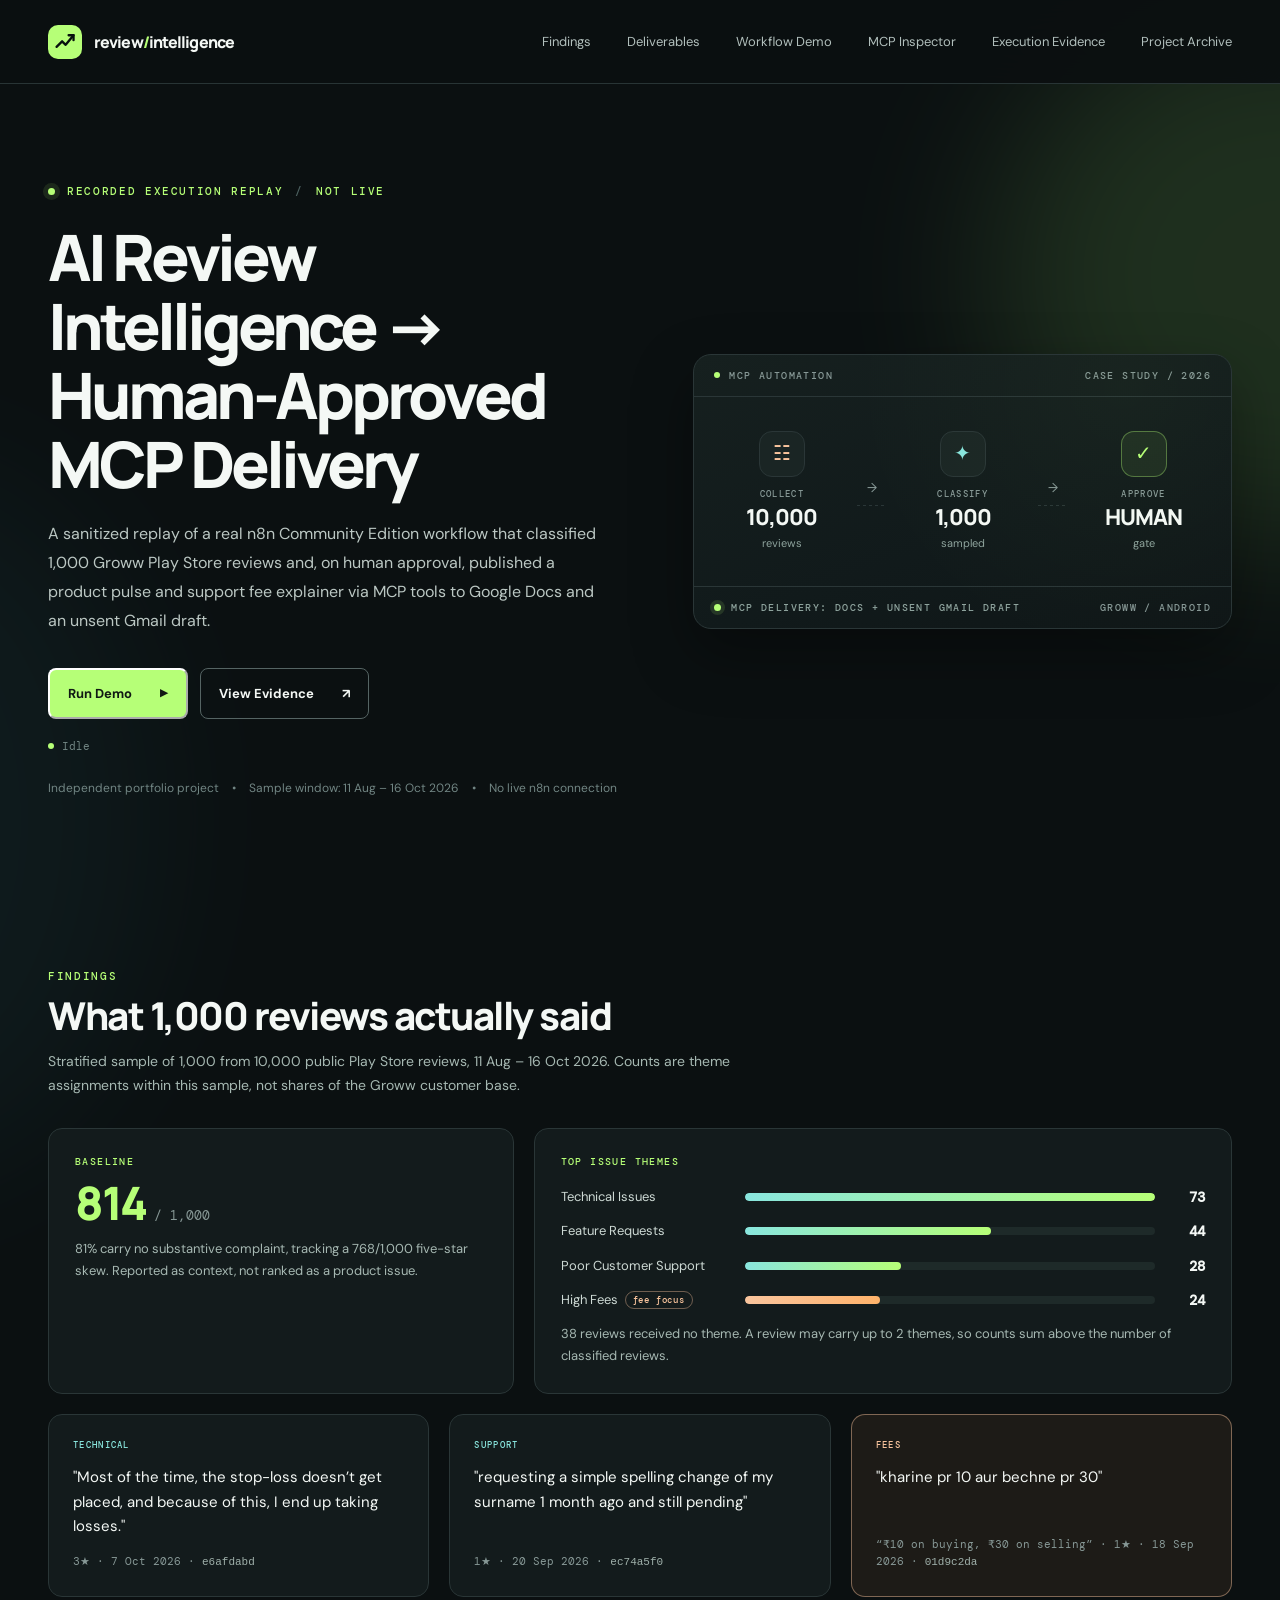
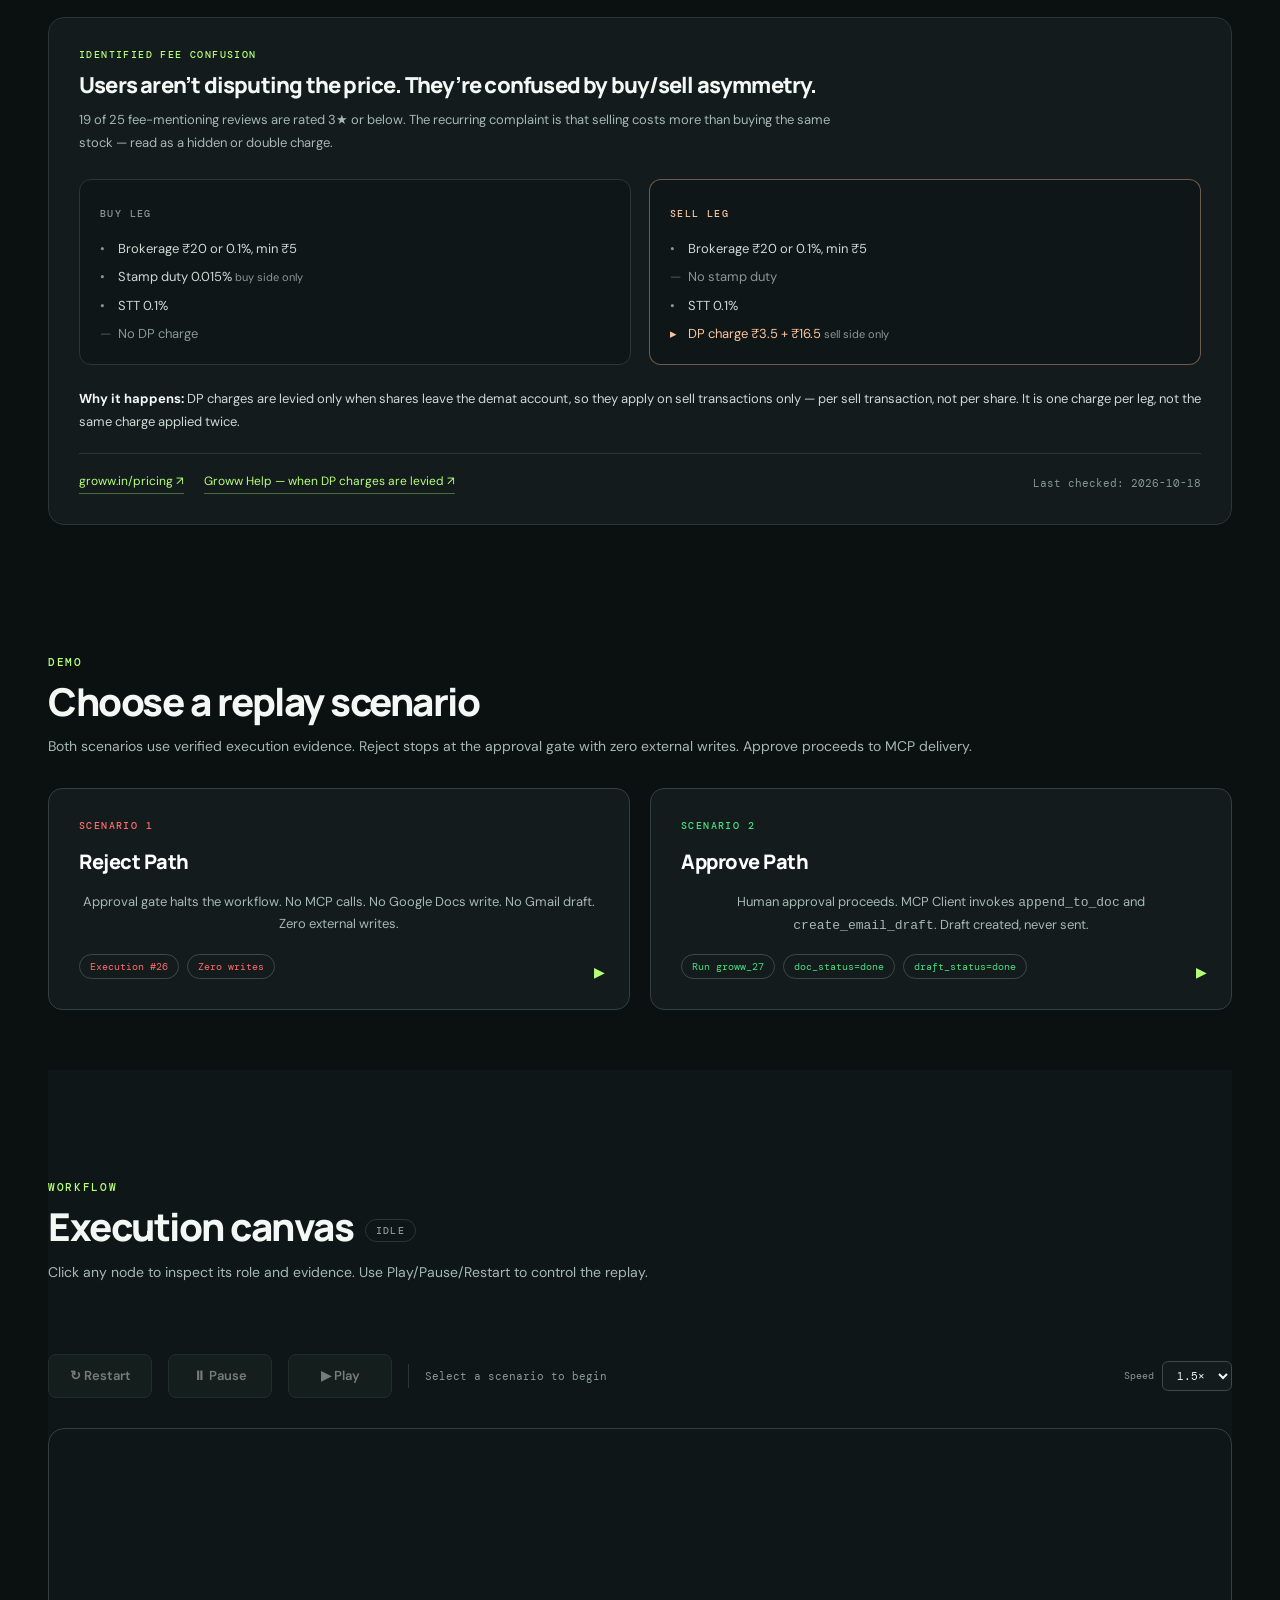
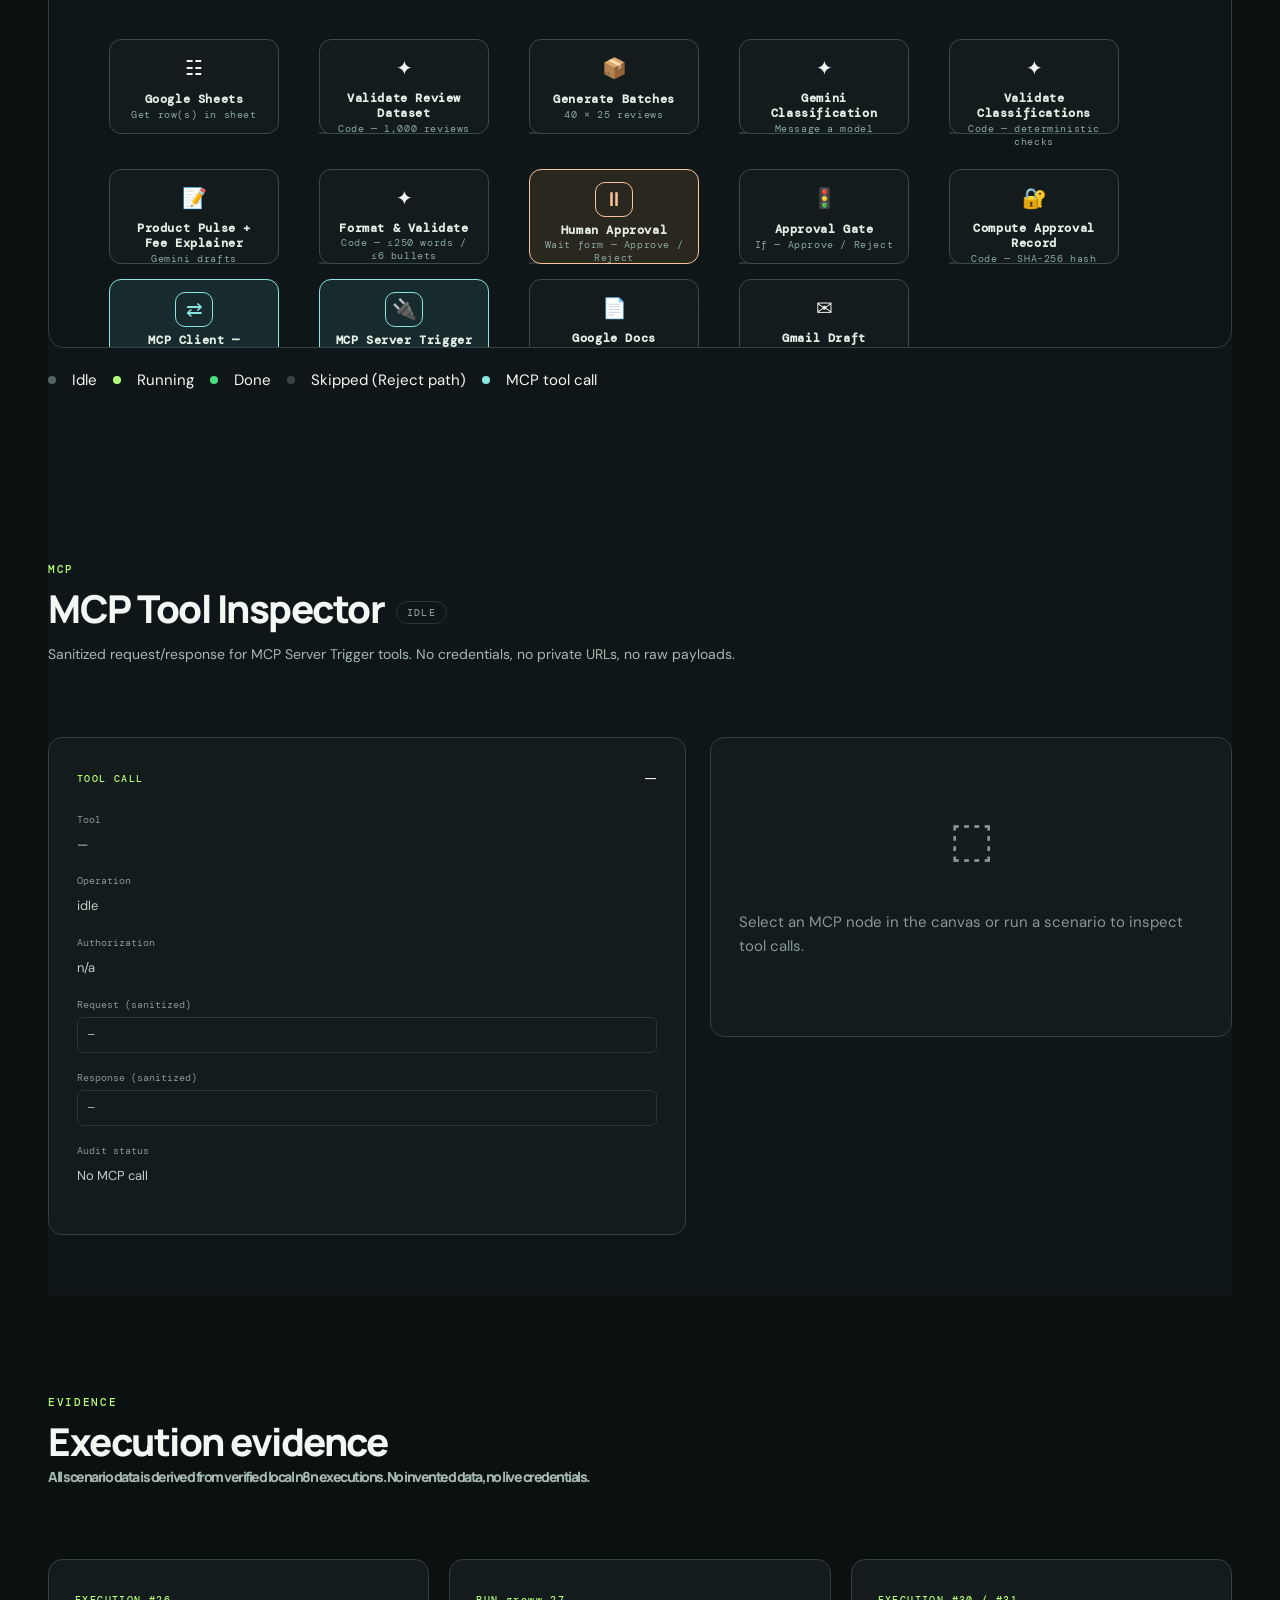
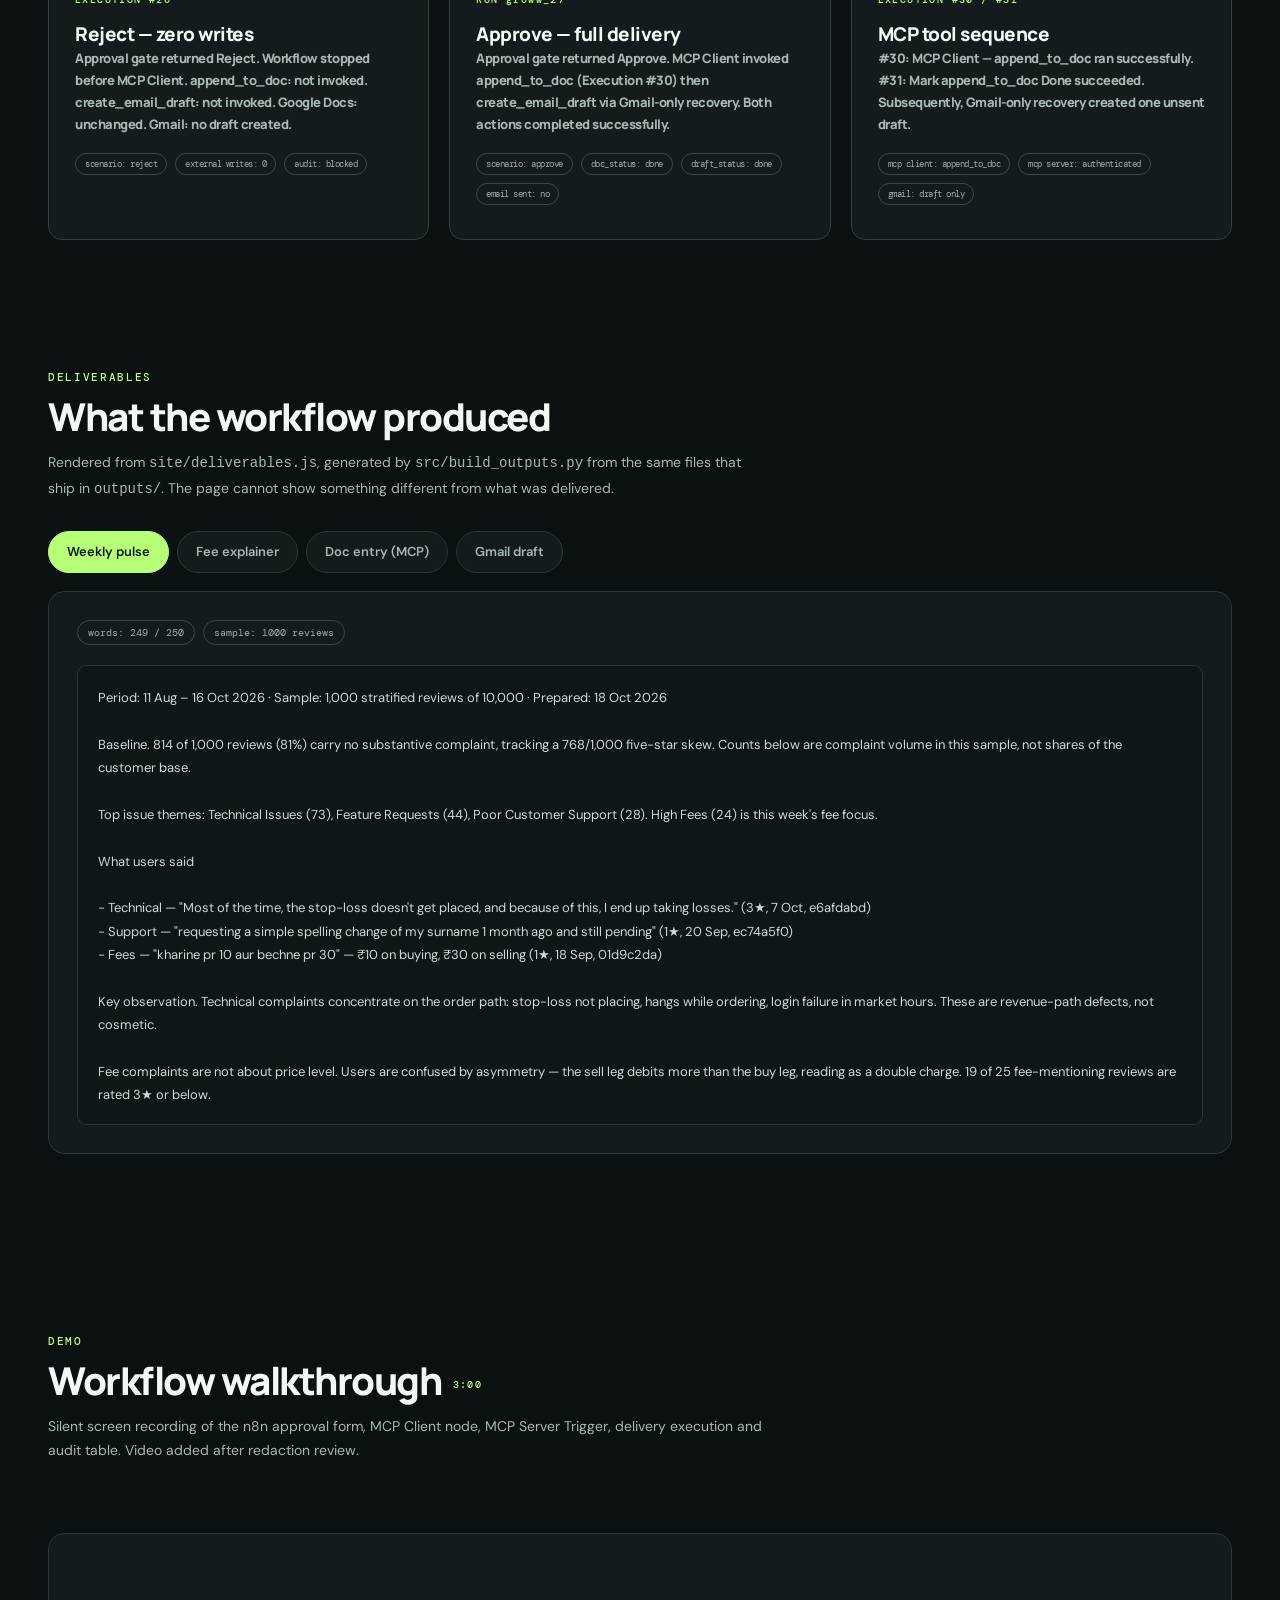
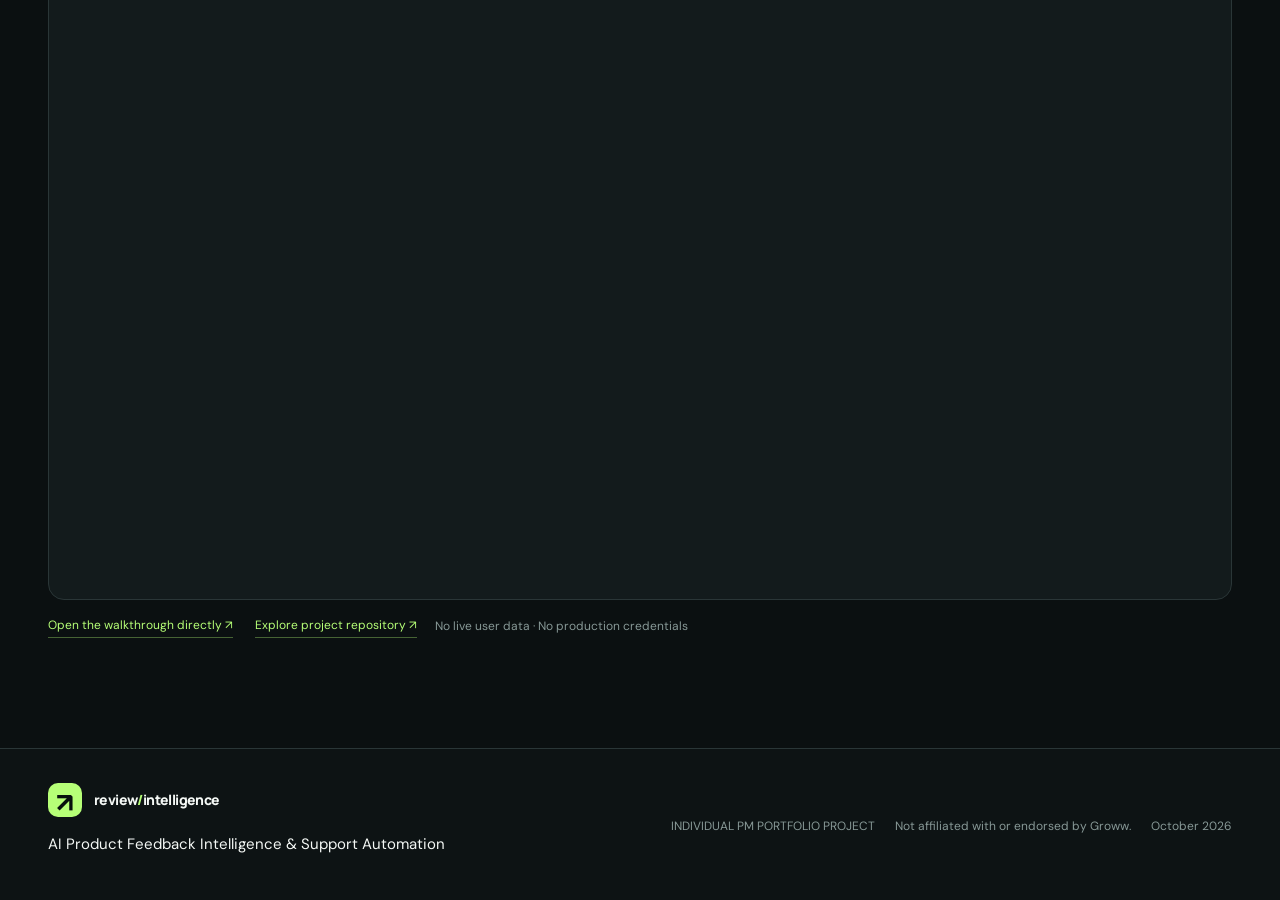
<file: site/index.html>
<!DOCTYPE html>
<html lang="en">
<head>
  <meta charset="UTF-8" />
  <meta name="viewport" content="width=device-width, initial-scale=1" />
  <meta name="color-scheme" content="dark" />
  <meta name="theme-color" content="#0b1011" />
  <meta name="description" content="AI-assisted product feedback intelligence and human-approved support automation case study for Groww Android reviews." />
  <meta property="og:title" content="Review Intelligence — Groww MCP Automation Demo" />
  <meta property="og:description" content="Interactive n8n + MCP workflow demonstration: 1,000 reviews classified, approval-gated MCP delivery to Google Docs and unsent Gmail draft." />
  <meta property="og:type" content="website" />
  <title>Review Intelligence — Groww MCP Automation Demo</title>
  <link rel="icon" href="./favicon.svg" type="image/svg+xml" />
  <link rel="stylesheet" href="./styles.css" />
</head>
<body>
  <a class="skip-link" href="#main">Skip to main content</a>

  <div class="glow glow-1" aria-hidden="true"></div>
  <div class="glow glow-2" aria-hidden="true"></div>

  <header class="site-header">
    <div class="shell header-inner">
      <a class="logo" href="#top" aria-label="Review Intelligence home">
        <span class="logo-symbol" aria-hidden="true"><svg viewBox="0 0 28 28" fill="none"><path d="M4 20 10.2 13.8l4 3.9L23 7" stroke="currentColor" stroke-width="2.6" stroke-linecap="round" stroke-linejoin="round"/><path d="M17.5 7H23v5.5" stroke="currentColor" stroke-width="2.6" stroke-linecap="round" stroke-linejoin="round"/></svg></span>
        <span>review<span class="logo-accent">/</span>intelligence</span>
      </a>
      <nav class="main-nav" aria-label="Main navigation">
        <a href="#insights">Findings</a>
        <a href="#deliverables">Deliverables</a>
        <a href="#workflow">Workflow Demo</a>
        <a href="#mcp-inspector">MCP Inspector</a>
        <a href="#evidence">Execution Evidence</a>
        <a href="#archive">Project Archive</a>
      </nav>
      <button id="menu-toggle" class="menu-toggle" aria-expanded="false" aria-controls="mobile-nav" aria-label="Open navigation">☰</button>
    </div>
    <nav id="mobile-nav" class="mobile-nav" aria-label="Mobile navigation" hidden>
      <a href="#insights">Findings</a>
        <a href="#deliverables">Deliverables</a>
        <a href="#workflow">Workflow Demo</a>
      <a href="#mcp-inspector">MCP Inspector</a>
      <a href="#evidence">Execution Evidence</a>
      <a href="#archive">Project Archive</a>
    </nav>
  </header>

  <main id="main">
    <!-- Hero: Workflow Replay Center -->
    <section class="hero shell" id="top">
      <div class="hero-copy">
        <div class="eyebrow"><span class="pulse-dot"></span> RECORDED EXECUTION REPLAY <span class="eyebrow-divider">/</span> NOT LIVE</div>
        <h1>AI Review Intelligence →<br />Human-Approved MCP Delivery</h1>
        <p class="hero-lead">A sanitized replay of a real n8n Community Edition workflow that classified 1,000 Groww Play Store reviews and, on human approval, published a product pulse and support fee explainer via MCP tools to Google Docs and an unsent Gmail draft.</p>
        <div class="hero-actions">
          <button class="btn btn-primary" id="run-demo-btn">Run Demo <span class="demo-arrow">▶</span></button>
          <a class="btn btn-secondary" href="#evidence">View Evidence <span aria-hidden="true">↗</span></a>
        </div>
        <div class="demo-mode-badge" id="demo-mode-badge">
          <span class="badge-dot" id="badge-dot"></span>
          <span id="mode-label">Idle</span>
        </div>
        <div class="hero-note">Independent portfolio project <span aria-hidden="true">•</span> Sample window: 11 Aug – 16 Oct 2026 <span aria-hidden="true">•</span> No live n8n connection</div>
      </div>
      <div class="hero-graphic" aria-label="Workflow pipeline preview">
        <div class="graphic-top"><span><i></i> MCP AUTOMATION</span><span>CASE STUDY / 2026</span></div>
        <div class="graphic-content">
          <div class="graphic-column"><div class="graphic-icon circle-cloud">☷</div><small>COLLECT</small><strong>10,000</strong><span>reviews</span></div>
          <div class="graphic-connector"><span>→</span><div class="dotted"></div></div>
          <div class="graphic-column"><div class="graphic-icon">✦</div><small>CLASSIFY</small><strong>1,000</strong><span>sampled</span></div>
          <div class="graphic-connector"><span>→</span><div class="dotted"></div></div>
          <div class="graphic-column"><div class="graphic-icon positive">✓</div><small>APPROVE</small><strong>HUMAN</strong><span>gate</span></div>
        </div>
        <div class="graphic-bottom"><span class="green-graphic-dot"></span> MCP DELIVERY: DOCS + UNSENT GMAIL DRAFT <span class="bottom-right">GROWW / ANDROID</span></div>
        <div class="graph-noise" aria-hidden="true"></div>
      </div>
    </section>


    <!-- Review intelligence: Steps 1-3 outputs -->
    <section class="section insights-section shell" id="insights">
      <div class="section-intro">
        <span class="section-number">FINDINGS</span>
        <h2>What 1,000 reviews actually said</h2>
        <p>Stratified sample of 1,000 from 10,000 public Play Store reviews, 11 Aug – 16 Oct 2026. Counts are theme assignments within this sample, not shares of the Groww customer base.</p>
      </div>

      <div class="insights-grid">
        <div class="insight-card">
          <span class="insight-kicker">BASELINE</span>
          <div class="baseline-figure"><strong>814</strong><span>/ 1,000</span></div>
          <p>81% carry no substantive complaint, tracking a 768/1,000 five-star skew. Reported as context, not ranked as a product issue.</p>
        </div>

        <div class="insight-card insight-card-wide">
          <span class="insight-kicker">TOP ISSUE THEMES</span>
          <ul class="theme-bars">
            <li><span class="theme-name">Technical Issues</span><span class="theme-bar"><i style="width:100%"></i></span><span class="theme-count">73</span></li>
            <li><span class="theme-name">Feature Requests</span><span class="theme-bar"><i style="width:60%"></i></span><span class="theme-count">44</span></li>
            <li><span class="theme-name">Poor Customer Support</span><span class="theme-bar"><i style="width:38%"></i></span><span class="theme-count">28</span></li>
            <li class="theme-focus"><span class="theme-name">High Fees <em>fee focus</em></span><span class="theme-bar"><i style="width:33%"></i></span><span class="theme-count">24</span></li>
          </ul>
          <p class="theme-note">38 reviews received no theme. A review may carry up to 2 themes, so counts sum above the number of classified reviews.</p>
        </div>
      </div>

      <div class="quote-row">
        <figure class="quote-card">
          <span class="quote-tag">TECHNICAL</span>
          <blockquote>Most of the time, the stop-loss doesn’t get placed, and because of this, I end up taking losses.</blockquote>
          <figcaption>3★ · 7 Oct 2026 · <code>e6afdabd</code></figcaption>
        </figure>
        <figure class="quote-card">
          <span class="quote-tag">SUPPORT</span>
          <blockquote>requesting a simple spelling change of my surname 1 month ago and still pending</blockquote>
          <figcaption>1★ · 20 Sep 2026 · <code>ec74a5f0</code></figcaption>
        </figure>
        <figure class="quote-card quote-card-fee">
          <span class="quote-tag">FEES</span>
          <blockquote>kharine pr 10 aur bechne pr 30</blockquote>
          <figcaption>“₹10 on buying, ₹30 on selling” · 1★ · 18 Sep 2026 · <code>01d9c2da</code></figcaption>
        </figure>
      </div>

      <div class="fee-finding">
        <div class="fee-finding-head">
          <span class="insight-kicker">IDENTIFIED FEE CONFUSION</span>
          <h3>Users aren’t disputing the price. They’re confused by buy/sell asymmetry.</h3>
          <p>19 of 25 fee-mentioning reviews are rated 3★ or below. The recurring complaint is that selling costs more than buying the same stock — read as a hidden or double charge.</p>
        </div>
        <div class="fee-finding-split">
          <div class="fee-col fee-col-buy">
            <span class="fee-col-label">BUY LEG</span>
            <ul>
              <li>Brokerage ₹20 or 0.1%, min ₹5</li>
              <li>Stamp duty 0.015% <em>buy side only</em></li>
              <li>STT 0.1%</li>
              <li class="fee-absent">No DP charge</li>
            </ul>
          </div>
          <div class="fee-col fee-col-sell">
            <span class="fee-col-label">SELL LEG</span>
            <ul>
              <li>Brokerage ₹20 or 0.1%, min ₹5</li>
              <li class="fee-absent">No stamp duty</li>
              <li>STT 0.1%</li>
              <li class="fee-present">DP charge ₹3.5 + ₹16.5 <em>sell side only</em></li>
            </ul>
          </div>
        </div>
        <p class="fee-conclusion"><strong>Why it happens:</strong> DP charges are levied only when shares leave the demat account, so they apply on sell transactions only — per sell transaction, not per share. It is one charge per leg, not the same charge applied twice.</p>
        <div class="fee-sources">
          <a class="text-link" href="https://groww.in/pricing" target="_blank" rel="noreferrer noopener">groww.in/pricing ↗</a>
          <a class="text-link" href="https://groww.in/help/stocks/searchable/when-are-dp-charges-levied" target="_blank" rel="noreferrer noopener">Groww Help — when DP charges are levied ↗</a>
          <span class="fee-checked">Last checked: 2026-10-18</span>
        </div>
      </div>
    </section>

    <!-- Scenario selector -->
    <section class="scenario-shell shell">
      <div class="scenario-header">
        <span class="section-number">DEMO</span>
        <h2>Choose a replay scenario</h2>
        <p>Both scenarios use verified execution evidence. Reject stops at the approval gate with zero external writes. Approve proceeds to MCP delivery.</p>
      </div>
      <div class="scenario-grid">
        <button class="scenario-card scenario-reject" id="scenario-reject" data-scenario="reject">
          <span class="scenario-kicker">SCENARIO 1</span>
          <h3>Reject Path</h3>
          <p>Approval gate halts the workflow. No MCP calls. No Google Docs write. No Gmail draft. Zero external writes.</p>
          <div class="scenario-meta">
            <span class="meta-chip">Execution #26</span>
            <span class="meta-chip">Zero writes</span>
          </div>
          <span class="scenario-arrow">▶</span>
        </button>
        <button class="scenario-card scenario-approve" id="scenario-approve" data-scenario="approve">
          <span class="scenario-kicker">SCENARIO 2</span>
          <h3>Approve Path</h3>
          <p>Human approval proceeds. MCP Client invokes <code>append_to_doc</code> and <code>create_email_draft</code>. Draft created, never sent.</p>
          <div class="scenario-meta">
            <span class="meta-chip">Run groww_27</span>
            <span class="meta-chip">doc_status=done</span>
            <span class="meta-chip">draft_status=done</span>
          </div>
          <span class="scenario-arrow">▶</span>
        </button>
      </div>
    </section>

    <!-- Interactive Workflow Canvas -->
    <section class="canvas-section shell" id="workflow">
      <div class="section-intro compact">
        <span class="section-number">WORKFLOW</span>
        <h2>Execution canvas<span class="canvas-badge" id="canvas-badge">IDLE</span></h2>
        <p>Click any node to inspect its role and evidence. Use Play/Pause/Restart to control the replay.</p>
      </div>
      <div class="canvas-controls">
        <button class="ctrl-btn ctrl-restart" id="btn-restart" title="Restart">↻ Restart</button>
        <button class="ctrl-btn ctrl-pause" id="btn-pause" title="Pause" disabled>⏸ Pause</button>
        <button class="ctrl-btn ctrl-play" id="btn-play" title="Play" disabled>▶ Play</button>
        <span class="ctrl-divider"></span>
        <span class="ctrl-label" id="timeline-label">Select a scenario to begin</span>
        <span class="ctrl-speed">
          <label>Speed</label>
          <select id="speed-select">
            <option value="1">1×</option>
            <option value="1.5" selected>1.5×</option>
            <option value="2">2×</option>
          </select>
        </span>
      </div>
      <div class="canvas-wrap">
        <svg class="workflow-svg" id="workflow-svg" preserveAspectRatio="xMidYMid meet"></svg>
        <div class="workflow-nodes" id="workflow-nodes">
          <!-- Nodes injected by JS -->
        </div>
      </div>
      <p class="canvas-hint">Scroll the canvas horizontally to see all 14 nodes.</p>
      <div class="canvas-legend">
        <span class="legend-dot idle"></span><span>Idle</span>
        <span class="legend-dot running"></span><span>Running</span>
        <span class="legend-dot done"></span><span>Done</span>
        <span class="legend-dot skipped"></span><span>Skipped (Reject path)</span>
        <span class="legend-dot mcp"></span><span>MCP tool call</span>
      </div>
    </section>

    <!-- MCP Inspector Panel -->
    <section class="inspector-section shell" id="mcp-inspector">
      <div class="section-intro compact">
        <span class="section-number">MCP</span>
        <h2>MCP Tool Inspector<span class="inspector-badge" id="inspector-badge">—</span></h2>
        <p>Sanitized request/response for MCP Server Trigger tools. No credentials, no private URLs, no raw payloads.</p>
      </div>
      <div class="inspector-grid">
        <div class="inspector-card inspector-active" id="inspector-active">
          <div class="inspector-header">
            <span class="inspector-kicker">TOOL CALL</span>
            <span id="inspector-tool-name">—</span>
          </div>
          <div class="inspector-field">
            <label>Tool</label>
            <span id="inspector-tool-display">—</span>
          </div>
          <div class="inspector-field">
            <label>Operation</label>
            <span id="inspector-operation">—</span>
          </div>
          <div class="inspector-field">
            <label>Authorization</label>
            <span id="inspector-auth">—</span>
          </div>
          <div class="inspector-field">
            <label>Request (sanitized)</label>
            <pre id="inspector-request"><code>—</code></pre>
          </div>
          <div class="inspector-field">
            <label>Response (sanitized)</label>
            <pre id="inspector-response"><code>—</code></pre>
          </div>
          <div class="inspector-field">
            <label>Audit status</label>
            <span id="inspector-audit">—</span>
          </div>
        </div>
        <div class="inspector-card inspector-empty">
          <span class="empty-icon">⬚</span>
          <p>Select an MCP node in the canvas or run a scenario to inspect tool calls.</p>
        </div>
      </div>
    </section>

    <!-- Execution Evidence -->
    <section class="evidence-section shell" id="evidence">
      <div class="section-intro compact">
        <span class="section-number">EVIDENCE</span>
        <h2>Execution evidence</span>
        <p>All scenario data is derived from verified local n8n executions. No invented data, no live credentials.</p>
      </div>
      <div class="evidence-grid">
        <div class="evidence-card">
          <span class="evidence-kicker">EXECUTION #26</span>
          <h3>Reject — zero writes</span>
          <p>Approval gate returned Reject. Workflow stopped before MCP Client. append_to_doc: not invoked. create_email_draft: not invoked. Google Docs: unchanged. Gmail: no draft created.</p>
          <div class="evidence-meta">
            <span class="meta-tag">scenario: reject</span>
            <span class="meta-tag">external writes: 0</span>
            <span class="meta-tag">audit: blocked</span>
          </div>
        </div>
        <div class="evidence-card">
          <span class="evidence-kicker">RUN groww_27</span>
          <h3>Approve — full delivery</span>
          <p>Approval gate returned Approve. MCP Client invoked append_to_doc (Execution #30) then create_email_draft via Gmail-only recovery. Both actions completed successfully.</p>
          <div class="evidence-meta">
            <span class="meta-tag">scenario: approve</span>
            <span class="meta-tag">doc_status: done</span>
            <span class="meta-tag">draft_status: done</span>
            <span class="meta-tag">email sent: no</span>
          </div>
        </div>
        <div class="evidence-card">
          <span class="evidence-kicker">EXECUTION #30 / #31</span>
          <h3>MCP tool sequence</span>
          <p>#30: MCP Client — append_to_doc ran successfully. #31: Mark append_to_doc Done succeeded. Subsequently, Gmail-only recovery created one unsent draft.</p>
          <div class="evidence-meta">
            <span class="meta-tag">mcp client: append_to_doc</span>
            <span class="meta-tag">mcp server: authenticated</span>
            <span class="meta-tag">gmail: draft only</span>
          </div>
        </div>
      </div>
    </section>


    <!-- The four delivered artefacts, rendered from site/deliverables.js -->
    <section class="section deliverables-section shell" id="deliverables">
      <div class="section-intro">
        <span class="section-number">DELIVERABLES</span>
        <h2>What the workflow produced</h2>
        <p>Rendered from <code>site/deliverables.js</code>, generated by <code>src/build_outputs.py</code> from the same files that ship in <code>outputs/</code>. The page cannot show something different from what was delivered.</p>
      </div>

      <div class="deliverable-tabs" role="tablist" aria-label="Delivered artefacts">
        <button class="deliverable-tab is-active" role="tab" aria-selected="true" aria-controls="deliverable-panel" data-tab="pulse">Weekly pulse</button>
        <button class="deliverable-tab" role="tab" aria-selected="false" aria-controls="deliverable-panel" data-tab="fee">Fee explainer</button>
        <button class="deliverable-tab" role="tab" aria-selected="false" aria-controls="deliverable-panel" data-tab="doc">Doc entry (MCP)</button>
        <button class="deliverable-tab" role="tab" aria-selected="false" aria-controls="deliverable-panel" data-tab="email">Gmail draft</button>
      </div>

      <div class="deliverable-panel" id="deliverable-panel" role="tabpanel" tabindex="0">
        <div class="deliverable-meta" id="deliverable-meta"></div>
        <div class="deliverable-body" id="deliverable-body"></div>
      </div>
    </section>

    <!-- Video Section -->
    <section class="section video-section shell" id="demo">
      <div class="section-intro compact">
        <span class="section-number">DEMO</span>
        <h2>Workflow walkthrough<span class="video-kicker">3:00</span></h2>
        <p>Silent screen recording of the n8n approval form, MCP Client node, MCP Server Trigger, delivery execution and audit table. Video added after redaction review.</p>
      </div>
      <div class="video-shell" id="video-shell">
        <div class="video-placeholder" id="video-placeholder">
          <div class="placeholder-orbit"><span class="placeholder-play">▶</span></div>
          <span class="video-placeholder-kicker">PRODUCT DEMO / 03:00</span>
          <h3>Video walkthrough coming soon</h3>
          <p>Record on Mac, upload to YouTube as Unlisted, then paste the URL into <code>site/config.js</code>.</p>
        </div>
      </div>
      <div class="video-after">
        <a href="https://github.com/Jha1103/Review-Intelligence" target="_blank" rel="noreferrer noopener" class="text-link">Explore project repository <span>↗</span></a>
        <span>No live user data · No production credentials</span>
      </div>
    </section>
  </main>

  <footer class="site-footer">
    <div class="shell footer-inner">
      <div>
        <a class="logo footer-logo" href="#top"><span class="logo-symbol" aria-hidden="true">↗</span><span>review<span class="logo-accent">/</span>intelligence</span></a>
        <p>AI Product Feedback Intelligence & Support Automation</p>
      </div>
      <div class="footer-right">
        <span>INDIVIDUAL PM PORTFOLIO PROJECT</span>
        <span>Not affiliated with or endorsed by Groww.</span>
        <span>October 2026</span>
      </div>
    </div>
  </footer>

  <script src="./config.js" defer></script>
  <!-- demo-data.js defines window.DEMO_DATA and MUST load before app.js. -->
  <script src="./demo-data.js" defer></script>
  <!-- deliverables.js is generated; it feeds the Deliverables section. -->
  <script src="./deliverables.js" defer></script>
  <script src="./app.js" defer></script>
</body>
</html>
</file>
<file: site/styles.css>
@import url('https://fonts.googleapis.com/css2?family=DM+Mono:wght@400;500&family=DM+Sans:wght@400;500;600;700&family=Manrope:wght@400;500;600;700;800&display=swap');
:root{--bg:#0b1011;--card:#131b1c;--card-2:#182223;--line:#2a3637;--muted:#879896;--soft:#b9c7c3;--text:#f4f8f5;--accent:#b6ff77;--aqua:#89e6de;--warm:#f9c49d;--red:#ff6b6b;--green:#4ade80;--font:'DM Sans',sans-serif;--display:'Manrope','DM Sans',sans-serif;--mono:'DM Mono',monospace}
*{box-sizing:border-box}html{scroll-behavior:smooth;scroll-padding-top:90px}body{margin:0;background:var(--bg);color:var(--text);font:15px/1.65 var(--font);overflow-x:hidden;-webkit-font-smoothing:antialiased}a{color:inherit}button{font:inherit;cursor:pointer}a:focus-visible,button:focus-visible{outline:3px solid var(--accent);outline-offset:4px}::selection{background:var(--accent);color:var(--bg)}.shell{width:min(1200px,calc(100% - 96px));margin:auto}.skip-link{position:absolute;top:-100px;left:1rem;z-index:200;padding:10px 14px;background:var(--accent);color:var(--bg)}.skip-link:focus{top:10px}.glow{position:absolute;z-index:-1;pointer-events:none;border-radius:50%;filter:blur(80px);opacity:.13}.glow-1{width:600px;height:550px;top:0;right:-310px;background:#a2ff77}.glow-2{width:500px;height:700px;top:470px;left:-350px;background:#3d9eaf;opacity:.07}
.site-header{height:84px;border-bottom:1px solid #283435;position:relative;z-index:15;background:rgba(11,16,17,.93);backdrop-filter:blur(20px);position:sticky;top:0}.header-inner{height:100%;display:flex;align-items:center;justify-content:space-between}.logo{text-decoration:none;font:800 16px var(--display);letter-spacing:-.9px;display:flex;align-items:center;gap:12px;white-space:nowrap}.logo-symbol{width:34px;height:34px;background:#b6ff77;border-radius:10px;display:inline-grid;place-items:center;color:#07110d;font-size:27px}.logo-symbol svg{width:25px;height:25px}.logo-accent{color:var(--accent)}.main-nav{display:flex;align-items:center;gap:36px}.main-nav a{font-size:13px;color:#b1bfbc;text-decoration:none;transition:color .2s}.main-nav a:hover{color:var(--accent)}.main-nav .nav-demo{border:1px solid #506054;padding:9px 17px;border-radius:40px;color:#e9eee9}.nav-demo span{color:var(--accent);padding-left:11px}.menu-toggle{display:none;background:none;border:0;color:white;font-size:24px}.mobile-nav{display:none}

/* Hero */
.hero{min-height:620px;padding-top:100px;padding-bottom:100px;display:grid;grid-template-columns:1.05fr .95fr;align-items:center;gap:50px}.eyebrow,.section-number,.label-overline{font:500 11px var(--mono);letter-spacing:1.65px;color:var(--accent)}.eyebrow{display:flex;align-items:center;gap:12px;white-space:nowrap}.pulse-dot{width:7px;height:7px;background:var(--accent);border-radius:50%;box-shadow:0 0 0 5px #b6ff771a;animation:pulse 2s infinite}.eyebrow-divider{color:#4d6160}.hero h1{font:800 clamp(52px,5vw,76px)/1.08 var(--display);letter-spacing:-4px;margin:24px 0 22px}.hero h1 em,.section-intro h2 em{font-style:normal;color:var(--accent)}.hero h1 .period{color:var(--accent)}.hero-lead{font-size:16px;line-height:1.8;color:#bbc7c3;max-width:560px;margin:0 0 32px}.hero-actions{display:flex;gap:12px}.btn{display:inline-flex;align-items:center;justify-content:space-between;gap:28px;border-radius:8px;padding:13px 18px;text-decoration:none;font-size:13px;font-weight:700;transition:transform .2s,background .2s,border-color .2s}.btn:hover{transform:translateY(-2px)}.btn-primary{background:var(--accent);color:#101913}.btn-secondary{border:1px solid #556463;color:var(--text);background:transparent}.btn-secondary:hover{border-color:var(--accent)}.btn:disabled{opacity:.5;cursor:not-allowed;transform:none}.hero-note{margin-top:26px;color:#718583;font-size:12px}.hero-note span{padding:0 10px}
.demo-mode-badge{display:flex;align-items:center;gap:8px;margin-top:20px;font:11px var(--mono);color:#718583}.badge-dot{width:6px;height:6px;background:#b6ff77;border-radius:50%}.badge-dot.active{background:var(--red);animation:pulse 1.5s infinite}

/* Scenario selector */
.scenario-shell{padding:60px 0}.scenario-header{display:flex;flex-direction:column;gap:10px;margin-bottom:30px}.scenario-header h2{font:800 clamp(28px,3vw,40px)/1.2 var(--display);letter-spacing:-1.5px;margin:0}.scenario-header p{color:#a6b8b2;font-size:14px;margin:0}.scenario-grid{display:grid;grid-template-columns:1fr 1fr;gap:20px}.scenario-card{border:1px solid #344040;border-radius:14px;padding:30px;background:var(--card);cursor:pointer;transition:transform .2s,border-color .2s,background .2s;position:relative;overflow:hidden;display:flex;flex-direction:column;gap:16px}.scenario-card:hover{border-color:#43544c;transform:translateY(-4px)}.scenario-card:active{transform:translateY(-2px)}.scenario-kicker{font:500 10px var(--mono);letter-spacing:1.4px;color:var(--accent)}.scenario-card h3{font:800 20px var(--display);letter-spacing:-.5px;margin:0}.scenario-card p{font-size:13px;color:#a6b8b2;line-height:1.7;margin:0}.scenario-meta{display:flex;flex-wrap:wrap;gap:8px;margin-top:auto}.meta-chip{font:10px var(--mono);border:1px solid #3b4a49;border-radius:30px;color:#9fafa8;padding:5px 10px}.scenario-arrow{position:absolute;right:24px;bottom:24px;color:var(--accent);font-size:14px}.scenario-reject{--accent-color:var(--red)}.scenario-approve{--accent-color:var(--green)}.scenario-reject .scenario-kicker,.scenario-reject .meta-chip{color:var(--red)}.scenario-approve .scenario-kicker,.scenario-approve .meta-chip{color:var(--green)}

/* Workflow Canvas */
.canvas-section{padding:70px 0;background:#0f1617}.canvas-controls{display:flex;align-items:center;gap:16px;margin-bottom:30px;flex-wrap:wrap}.ctrl-btn{display:inline-flex;align-items:center;gap:8px;padding:10px 18px;border:1px solid #3a4c46;background:#1b2826;color:var(--text);border-radius:8px;font-size:13px;font-weight:600;transition:all .2s}.ctrl-btn:hover:not(:disabled){border-color:#43544c;background:#24312d}.ctrl-btn:disabled{opacity:.45;cursor:not-allowed}.ctrl-divider{width:1px;background:#2a3637;height:24px}.ctrl-label{font:11px var(--mono);color:#879896}.ctrl-speed{display:flex;align-items:center;gap:8px;margin-left:auto}.ctrl-speed label{font:10px var(--mono);color:#879896}.ctrl-speed select{background:#131b1c;border:1px solid #3a4c46;color:var(--text);border-radius:6px;padding:6px 10px;font:11px var(--mono);cursor:pointer}
.canvas-wrap{position:relative;width:100%;height:520px;border:1px solid #344040;border-radius:16px;background:#0f1617;overflow:hidden;margin-bottom:20px}.workflow-svg{position:absolute;top:0;left:0;width:100%;height:100%;z-index:1}.workflow-nodes{position:relative;width:100%;height:100%;z-index:2;display:flex;flex-wrap:wrap;padding:40px}
.workflow-node{position:absolute;width:170px;height:95px;border:1px solid #3a4c46;border-radius:12px;background:var(--card);display:flex;flex-direction:column;align-items:center;gap:6px;padding:12px;cursor:pointer;transition:all .2s;z-index:3;user-select:none}.workflow-node:hover{border-color:#43544c;background:#1c2a29;box-shadow:0 8px 24px rgba(0,0,0,.3)}.workflow-node.selected{border-color:var(--accent);box-shadow:0 0 0 3px rgba(182,255,119,.2)}.workflow-node.running{border-color:var(--accent);background:#1c3427;animation:pulse-border 2s infinite}.workflow-node.done{border-color:var(--green);background:#1c3427}.workflow-node.skipped{border-color:#556463;background:#182223;opacity:.6}.workflow-node.mcp{border-color:var(--aqua);background:#172a2d}.workflow-node.approval{border-color:var(--warm);background:#2a271f}
.node-icon{width:38px;height:38px;border-radius:10px;display:grid;place-items:center;font-size:20px}.node-icon.mcp{background:#172a2d;border:1px solid var(--aqua);color:var(--aqua)}.node-icon.approval{background:#2a271f;border:1px solid var(--warm);color:var(--warm)}.node-icon.done{background:#1c3427;border:1px solid var(--green);color:var(--green)}.node-icon.running{background:#1c3427;border:1px solid var(--accent);color:var(--accent);animation:spin 1.5s linear infinite}
.node-label{font:11px var(--mono);color:#8ba8a1;letter-spacing:.6px;text-align:center;line-height:1.3}
.canvas-legend{display:flex;align-items:center;gap:16px;flex-wrap:wrap}.legend-dot{width:8px;height:8px;border-radius:50%;display:inline-block}.legend-dot.idle{background:#556463}.legend-dot.running{background:var(--accent)}.legend-dot.done{background:var(--green)}.legend-dot.skipped{background:#556463;opacity:.6}.legend-dot.mcp{background:var(--aqua)}

@keyframes pulse-border{0%{box-shadow:0 0 0 0 rgba(182,255,119,.4)}70%{box-shadow:0 0 0 10px rgba(182,255,119,0)}100%{box-shadow:0 0 0 0 rgba(182,255,119,0)}}@keyframes spin{to{transform:rotate(360deg)}}@keyframes pulse{0%,100%{opacity:1}50%{opacity:.4}}

/* MCP Inspector */
.inspector-section{padding:60px 0;background:#0f1617}.inspector-grid{display:grid;grid-template-columns:1.1fr .9fr;gap:24px}.inspector-card{border:1px solid #344040;border-radius:14px;padding:28px;background:var(--card)}.inspector-header{display:flex;justify-content:space-between;align-items:center;margin-bottom:22px}.inspector-kicker{font:500 10px var(--mono);letter-spacing:1.4px;color:var(--accent)}.inspector-tool-name{font:800 18px var(--display);letter-spacing:-.5px}.inspector-field{margin-bottom:18px}.inspector-field label{font:10px var(--mono);color:#879896;display:block;margin-bottom:6px}.inspector-field span{font:13px/1.5 var(--font);color:#c0cec7}.inspector-field pre{margin:0;font:11px var(--mono);color:#a6b8b2;background:#131b1c;border:1px solid #2a3637;border-radius:6px;padding:10px;overflow-x:auto}.inspector-empty{display:flex;flex-direction:column;align-items:center;justify-content:center;height:300px;border:1px solid #344040;border-radius:14px;background:var(--card);color:#879896}.empty-icon{font-size:48px;margin-bottom:16px}

/* Evidence */
.evidence-section{padding:60px 0}.evidence-grid{display:grid;grid-template-columns:repeat(3,1fr);gap:20px}.evidence-card{border:1px solid #344040;border-radius:14px;padding:26px;background:var(--card)}.evidence-kicker{font:500 10px var(--mono);letter-spacing:1.4px;color:var(--accent)}.evidence-card h3{font:800 19px var(--display);letter-spacing:-.5px;margin:10px 0 8px}.evidence-card p{font-size:13px;color:#a6b8b2;line-height:1.7;margin:0}.evidence-meta{display:flex;flex-wrap:wrap;gap:8px;margin-top:18px}.meta-tag{font:9px var(--mono);border:1px solid #3b4a49;border-radius:30px;color:#9fafa8;padding:4px 9px}

/* Responsive */
@media(max-width:900px){.scenario-grid{grid-template-columns:1fr}.inspector-grid{grid-template-columns:1fr}.evidence-grid{grid-template-columns:1fr}.workflow-nodes{padding:20px}.workflow-node{width:150px;height:85px}}
@media(max-width:600px){.canvas-wrap{height:400px}.hero{grid-template-columns:1fr;gap:30px}}

section{padding-top:70px;padding-bottom:60px}
/* ===================================================================
   Hero graphic — the pipeline preview card.
   These rules were missing, so the card rendered as one collapsed
   column with labels running together ("COLLECT10,000reviews").
   =================================================================== */
.hero-copy{min-width:0}
.hero-graphic{position:relative;border:1px solid var(--line);border-radius:18px;background:linear-gradient(160deg,#16201f 0%,#111a1b 60%,#0f1617 100%);padding:0;overflow:hidden;box-shadow:0 24px 60px rgba(0,0,0,.35)}
.graphic-top,.graphic-bottom{display:flex;align-items:center;gap:10px;padding:14px 20px;font:500 10px var(--mono);letter-spacing:1.4px;color:var(--muted);text-transform:uppercase}
.graphic-top{border-bottom:1px solid var(--line);justify-content:space-between}
.graphic-top span{display:flex;align-items:center;gap:9px;white-space:nowrap}
.graphic-top i{width:6px;height:6px;border-radius:50%;background:var(--accent);display:inline-block}
.graphic-bottom{border-top:1px solid var(--line);color:#8ea39d;flex-wrap:wrap}
.green-graphic-dot{width:7px;height:7px;border-radius:50%;background:var(--accent);flex:none;box-shadow:0 0 0 4px rgba(182,255,119,.12)}
.bottom-right{margin-left:auto;color:var(--muted)}
.graphic-content{display:grid;grid-template-columns:1fr auto 1fr auto 1fr;align-items:center;gap:8px;padding:34px 20px}
.graphic-column{display:flex;flex-direction:column;align-items:center;text-align:center;gap:5px;min-width:0}
.graphic-column small{font:500 9px var(--mono);letter-spacing:1.3px;color:var(--muted);text-transform:uppercase}
.graphic-column strong{font:800 22px var(--display);letter-spacing:-1px;color:var(--text);line-height:1.1}
.graphic-column span{font-size:11px;color:#8ea39d}
.graphic-icon{width:46px;height:46px;border-radius:13px;display:grid;place-items:center;font-size:20px;border:1px solid var(--line);background:#1a2524;color:var(--aqua);margin-bottom:6px}
.graphic-icon.circle-cloud{color:var(--warm)}
.graphic-icon.positive{color:var(--accent);border-color:rgba(182,255,119,.35);background:rgba(182,255,119,.08)}
.graphic-connector{display:flex;flex-direction:column;align-items:center;gap:6px;color:var(--muted);font-size:13px}
.graphic-connector .dotted{width:30px;height:1px;background-image:linear-gradient(to right,var(--line) 50%,transparent 50%);background-size:6px 1px}
.graph-noise{position:absolute;inset:0;pointer-events:none;opacity:.35;background:radial-gradient(circle at 80% 12%,rgba(182,255,119,.10),transparent 55%)}
.demo-arrow{font-size:10px}

/* Badges + control buttons */
.canvas-badge,.inspector-badge{margin-left:12px;padding:4px 10px;border-radius:30px;border:1px solid var(--line);font:500 10px var(--mono);letter-spacing:1.2px;color:var(--muted);vertical-align:middle}
.inspector-badge.inspector-active{color:var(--aqua);border-color:rgba(137,230,222,.45);background:rgba(137,230,222,.08)}
.ctrl-restart,.ctrl-play,.ctrl-pause{min-width:104px;justify-content:center}

/* Video section */
.video-section{padding:70px 0}
.video-kicker{margin-left:12px;font:500 10px var(--mono);letter-spacing:1.2px;color:var(--accent);vertical-align:middle}
.video-shell{margin-top:26px;border:1px solid var(--line);border-radius:16px;overflow:hidden;background:var(--card)}
.video-shell iframe,.video-shell video{display:block;width:100%;aspect-ratio:16/9;border:0}
.video-placeholder{position:relative;display:flex;flex-direction:column;align-items:center;justify-content:center;gap:14px;aspect-ratio:16/9;background:radial-gradient(circle at 50% 42%,#1b2726,#101818 70%);text-align:center;padding:30px}
.video-placeholder-kicker{font:500 10px var(--mono);letter-spacing:1.5px;color:var(--accent)}
.video-placeholder h3{font:800 20px var(--display);letter-spacing:-.5px;margin:0}
.video-placeholder p{margin:0;font-size:13px;color:#9fb0aa;max-width:440px}
.placeholder-orbit{position:relative;width:132px;height:132px;display:grid;place-items:center;flex:none}
.placeholder-orbit::before{content:"";position:absolute;inset:0;border:1px dashed rgba(182,255,119,.26);border-radius:50%;animation:spin 22s linear infinite}
.placeholder-play{width:58px;height:58px;border-radius:50%;display:grid;place-items:center;font-size:19px;color:var(--bg);background:var(--accent);position:relative;z-index:1}
.video-after{margin-top:16px;font-size:12px;color:var(--muted);display:flex;align-items:center;gap:18px;flex-wrap:wrap}

/* Footer */
.site-footer{border-top:1px solid var(--line);margin-top:40px;padding:34px 0;background:#0d1314}
.footer-inner{display:flex;align-items:center;justify-content:space-between;gap:20px;flex-wrap:wrap}
.footer-logo{font:800 14px var(--display);letter-spacing:-.6px}
.footer-right{display:flex;align-items:center;gap:20px;flex-wrap:wrap;font-size:12px;color:var(--muted)}
.text-link{color:var(--accent);text-decoration:none;border-bottom:1px solid rgba(182,255,119,.35);padding-bottom:1px}
.text-link:hover{border-bottom-color:var(--accent)}

/* Generic section helpers */
.section{padding:70px 0}
.compact{padding-top:40px;padding-bottom:40px}

@media(max-width:900px){
  .graphic-content{grid-template-columns:1fr;gap:22px;padding:28px 20px}
  .graphic-connector{flex-direction:row}
  .graphic-connector .dotted{width:46px}
  .graphic-connector span{transform:rotate(90deg)}
}

/* ===================================================================
   Findings — Steps 1-3 outputs (themes, quotes, fee confusion)
   =================================================================== */
.section-intro{display:flex;flex-direction:column;gap:10px;margin-bottom:30px;max-width:720px}
.section-intro h2{font:800 clamp(28px,3vw,40px)/1.2 var(--display);letter-spacing:-1.5px;margin:0}
.section-intro p{color:#a6b8b2;font-size:14px;margin:0;line-height:1.75}
.insight-kicker{font:500 10px var(--mono);letter-spacing:1.4px;color:var(--accent)}

.insights-grid{display:grid;grid-template-columns:.8fr 1.2fr;gap:20px;margin-bottom:20px}
.insight-card{border:1px solid var(--line);border-radius:14px;padding:26px;background:var(--card);display:flex;flex-direction:column;gap:12px}
.insight-card p{margin:0;font-size:13px;color:#a6b8b2;line-height:1.7}
.baseline-figure{display:flex;align-items:baseline;gap:8px}
.baseline-figure strong{font:800 46px var(--display);letter-spacing:-2.5px;color:var(--accent);line-height:1}
.baseline-figure span{font:13px var(--mono);color:var(--muted)}

.theme-bars{list-style:none;margin:6px 0 0;padding:0;display:flex;flex-direction:column;gap:13px}
.theme-bars li{display:grid;grid-template-columns:170px 1fr 36px;align-items:center;gap:14px}
.theme-name{font-size:13px;color:#cdd9d4;display:flex;align-items:center;gap:7px}
.theme-name em{font:500 9px var(--mono);font-style:normal;letter-spacing:.8px;color:var(--warm);border:1px solid rgba(249,196,157,.4);border-radius:20px;padding:2px 7px}
.theme-bar{height:8px;border-radius:20px;background:#1e2a29;overflow:hidden}
.theme-bar i{display:block;height:100%;border-radius:20px;background:linear-gradient(90deg,var(--aqua),var(--accent))}
.theme-focus .theme-bar i{background:linear-gradient(90deg,var(--warm),#ffb36b)}
.theme-count{font:600 14px var(--mono);color:var(--text);text-align:right}
.theme-note{margin:18px 0 0;font-size:12px;color:var(--muted);line-height:1.7}

.quote-row{display:grid;grid-template-columns:repeat(3,1fr);gap:20px;margin-bottom:20px}
.quote-card{margin:0;border:1px solid var(--line);border-radius:14px;padding:24px;background:var(--card);display:flex;flex-direction:column;gap:14px}
.quote-card-fee{border-color:rgba(249,196,157,.45);background:#1d1b17}
.quote-tag{font:500 9px var(--mono);letter-spacing:1.3px;color:var(--aqua)}
.quote-card-fee .quote-tag{color:var(--warm)}
.quote-card blockquote{margin:0;font:400 15px/1.65 var(--font);color:var(--text)}
.quote-card blockquote::before{content:'"'}
.quote-card blockquote::after{content:'"'}
.quote-card figcaption{margin-top:auto;font:11px var(--mono);color:var(--muted);line-height:1.6}
.quote-card code{color:#9fb0aa}

.fee-finding{border:1px solid var(--line);border-radius:16px;padding:30px;background:var(--card)}
.fee-finding-head{display:flex;flex-direction:column;gap:10px;margin-bottom:24px;max-width:760px}
.fee-finding-head h3{font:800 22px/1.3 var(--display);letter-spacing:-.8px;margin:0}
.fee-finding-head p{margin:0;font-size:13px;color:#a6b8b2;line-height:1.75}
.fee-finding-split{display:grid;grid-template-columns:1fr 1fr;gap:18px}
.fee-col{border:1px solid var(--line);border-radius:12px;padding:20px;background:#0f1617}
.fee-col-sell{border-color:rgba(249,196,157,.4)}
.fee-col-label{font:500 10px var(--mono);letter-spacing:1.4px;color:var(--muted)}
.fee-col-sell .fee-col-label{color:var(--warm)}
.fee-col ul{list-style:none;margin:14px 0 0;padding:0;display:flex;flex-direction:column;gap:9px}
.fee-col li{font-size:13px;color:#cdd9d4;padding-left:18px;position:relative;line-height:1.5}
.fee-col li::before{content:"•";position:absolute;left:0;color:var(--muted)}
.fee-col li em{font-style:normal;color:var(--muted);font-size:11px}
.fee-col li.fee-absent{color:var(--muted)}
.fee-col li.fee-absent::before{content:"—";color:#4d6160}
.fee-col li.fee-present{color:var(--warm)}
.fee-col li.fee-present::before{content:"▸";color:var(--warm)}
.fee-conclusion{margin:22px 0 0;font-size:13px;line-height:1.8;color:#cdd9d4}
.fee-conclusion strong{color:var(--text)}
.fee-sources{display:flex;align-items:center;gap:20px;flex-wrap:wrap;margin-top:20px;padding-top:18px;border-top:1px solid var(--line);font-size:12px}
.fee-checked{margin-left:auto;font:11px var(--mono);color:var(--muted)}

@media(max-width:900px){
  .insights-grid{grid-template-columns:1fr}
  .quote-row{grid-template-columns:1fr}
  .fee-finding-split{grid-template-columns:1fr}
  .theme-bars li{grid-template-columns:130px 1fr 32px;gap:10px}
  .fee-checked{margin-left:0}
}

/* ===================================================================
   Mobile navigation. The desktop nav previously stayed visible at all
   widths and collided with the logo; the hamburger was never shown.
   =================================================================== */
@media(max-width:860px){
  .main-nav{display:none}
  .menu-toggle{display:block;padding:6px 10px;line-height:1;border-radius:8px}
  .mobile-nav{display:block;border-top:1px solid var(--line);background:rgba(11,16,17,.98);backdrop-filter:blur(20px)}
  .mobile-nav[hidden]{display:none}
  .mobile-nav a{display:block;padding:15px 24px;font-size:14px;color:#cdd9d4;text-decoration:none;border-bottom:1px solid #1d2728}
  .mobile-nav a:last-child{border-bottom:0}
  .mobile-nav a:hover{color:var(--accent)}
  .shell{width:min(1200px,calc(100% - 40px))}
  .site-header{position:sticky}
}

/* The workflow canvas lays nodes out on a fixed 1070px grid. Below that the
   wrap clipped the right-hand column; allow panning instead of hiding nodes. */
.canvas-wrap{overflow:auto hidden}
.workflow-nodes,.workflow-svg{min-width:1090px}
.canvas-wrap::-webkit-scrollbar{height:8px}
.canvas-wrap::-webkit-scrollbar-track{background:#131b1c}
.canvas-wrap::-webkit-scrollbar-thumb{background:#344040;border-radius:20px}
.canvas-hint{margin:-8px 0 18px;font:11px var(--mono);color:var(--muted)}
@media(min-width:1200px){.canvas-hint{display:none}}

/* ===================================================================
   Deliverables — rendered from the generated deliverables.js
   =================================================================== */
.deliverable-tabs{display:flex;gap:8px;flex-wrap:wrap;margin-bottom:18px}
.deliverable-tab{border:1px solid var(--line);background:var(--card);color:#a6b8b2;border-radius:30px;padding:9px 18px;font-size:13px;font-weight:600;transition:all .2s}
.deliverable-tab:hover{border-color:#43544c;color:var(--text)}
.deliverable-tab.is-active{background:var(--accent);border-color:var(--accent);color:#101913}
.deliverable-panel{border:1px solid var(--line);border-radius:16px;background:var(--card);padding:28px}
.deliverable-meta{display:flex;gap:8px;flex-wrap:wrap;margin-bottom:20px}
.deliverable-lead{margin:0 0 16px;font-size:13px;line-height:1.75;color:#a6b8b2}
.deliverable-lead strong{color:var(--text)}
.deliverable-pre{margin:0;padding:20px;border:1px solid var(--line);border-radius:10px;background:#0f1617;color:#cdd9d4;font:13px/1.8 var(--font);white-space:pre-wrap;word-break:break-word;max-height:460px;overflow:auto}
.deliverable-pre.deliverable-code{font:11px/1.7 var(--mono);color:#a6b8b2}
.deliverable-bullets{margin:0;padding-left:20px;display:flex;flex-direction:column;gap:11px}
.deliverable-bullets li{font-size:13px;line-height:1.75;color:#cdd9d4}
.deliverable-sources{display:flex;gap:18px;flex-wrap:wrap;margin:20px 0 0;padding-top:16px;border-top:1px solid var(--line);font-size:12px}
.deliverable-pre::-webkit-scrollbar{width:8px}
.deliverable-pre::-webkit-scrollbar-track{background:#131b1c}
.deliverable-pre::-webkit-scrollbar-thumb{background:#344040;border-radius:20px}
@media(max-width:600px){.deliverable-panel{padding:20px}.deliverable-tab{padding:8px 14px;font-size:12px}}
.video-placeholder-note{margin:10px 0 0;font:11px var(--mono);color:var(--warm);max-width:460px}

.video-direct{margin-right:4px}
</file>
